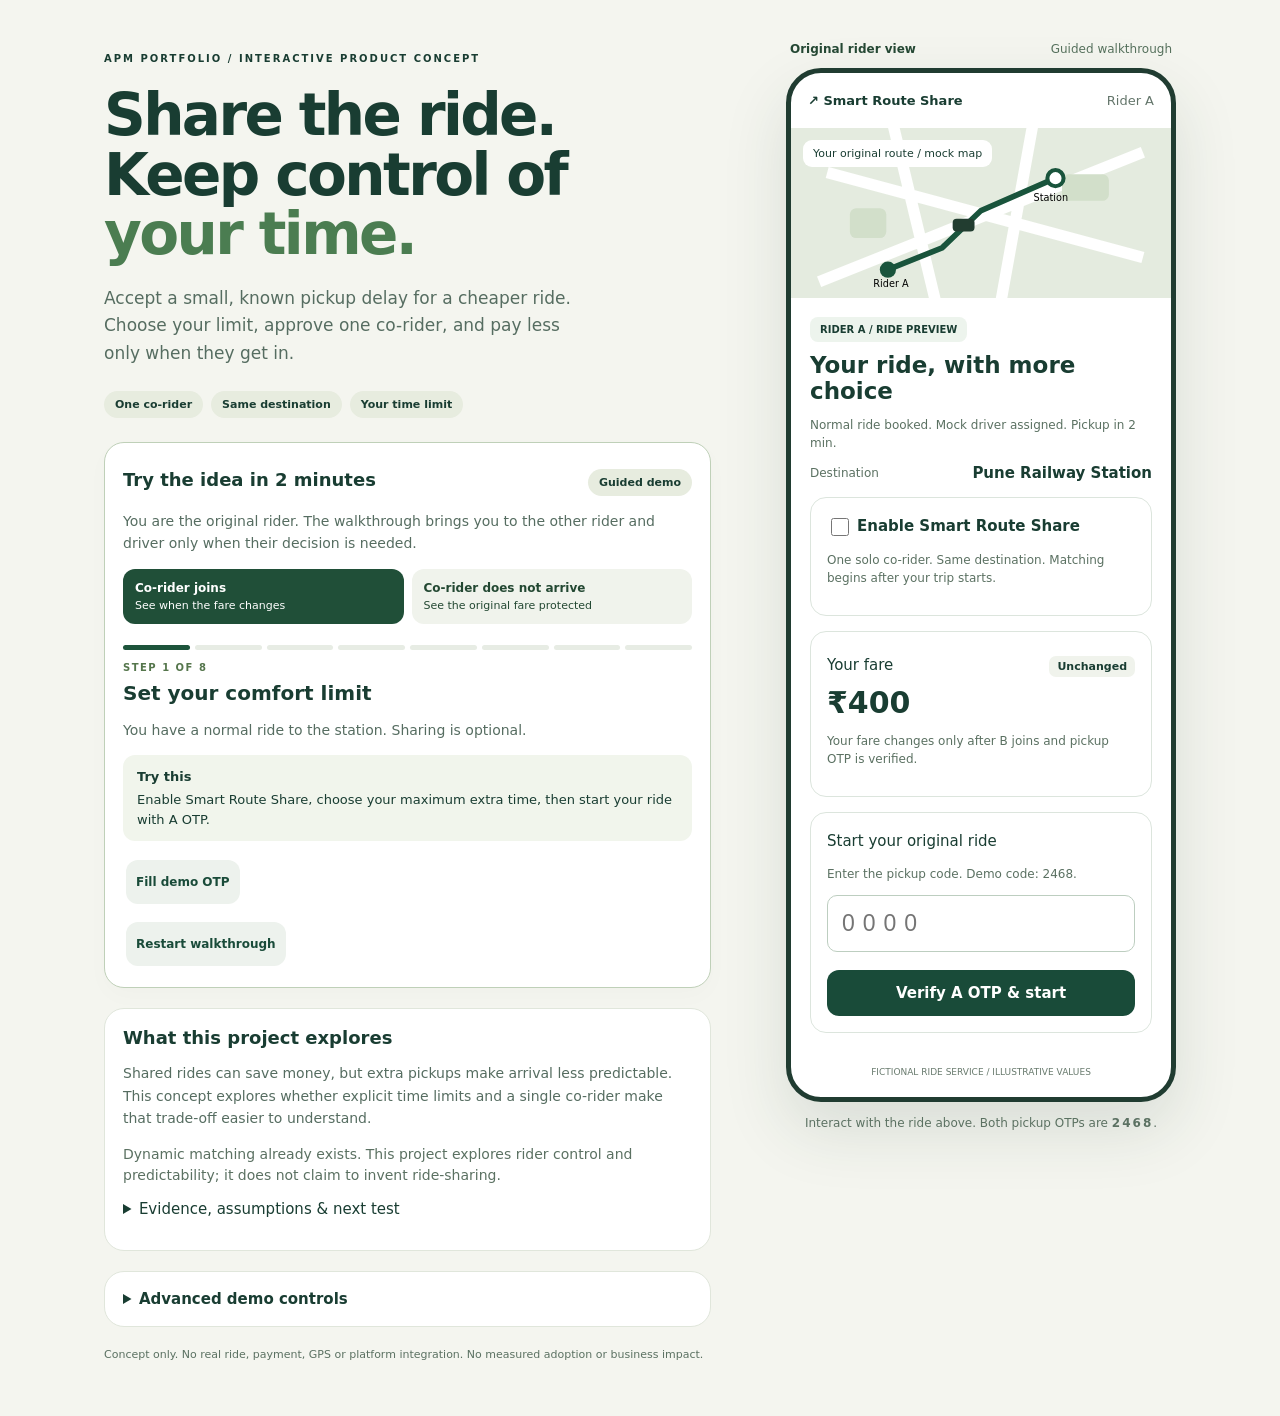
<file: projects/smart-route-share/index.html>
<!doctype html><html lang="en"><head><meta charset="utf-8"><meta name="viewport" content="width=device-width,initial-scale=1"><title>Smart Route Share | A clearer way to share</title><link rel="stylesheet" href="style.css"></head><body><main><aside><small>APM PORTFOLIO / INTERACTIVE PRODUCT CONCEPT</small><h1>Share the ride.<br>Keep control of<br><em>your time.</em></h1><p class="intro">Accept a small, known pickup delay for a cheaper ride. Choose your limit, approve one co-rider, and pay less only when they get in.</p><div class="principles"><span>One co-rider</span><span>Same destination</span><span>Your time limit</span></div><section class="panel walkthrough"><div class="row"><h2>Try the idea in 2 minutes</h2><span class="badge">Guided demo</span></div><p>You are the original rider. The walkthrough brings you to the other rider and driver only when their decision is needed.</p><div id="scenarios"></div><div class="progress" id="progress"></div><section id="guide" aria-live="polite"></section><button class="secondary" onclick="reset()">Restart walkthrough</button></section><section class="panel"><h2>What this project explores</h2><p>Shared rides can save money, but extra pickups make arrival less predictable. This concept explores whether explicit time limits and a single co-rider make that trade-off easier to understand.</p><p class="fine">Dynamic matching already exists. This project explores rider control and predictability; it does not claim to invent ride-sharing.</p><details><summary>Evidence, assumptions & next test</summary><p class="fine">Motivated by a family incident and secondary research. Formal discovery interviews and prototype usability testing have not been completed. All fares, routes and timings are examples. The next step is observing 3-5 people use this prototype.</p><p class="fine">Added time is a prediction, not a guarantee. Same-destination constraints may reduce match availability. Traffic changes, driver compensation and emergency procedures remain open questions.</p></details></section><details class="panel"><summary>Advanced demo controls</summary><p class="fine">Manual role selection, offer expiry and technical checks. These are outside the passenger experience.</p><div id="roles"></div><button onclick="enableGuide()">Return to guided mode</button><button onclick="checks()">Run logic checks</button><button class="secondary" onclick="act('expire')" id="expire">Simulate offer expiry</button><pre id="inspect"></pre><pre id="results" role="status"></pre></details><p class="fine disclaimer">Concept only. No real ride, payment, GPS or platform integration. No measured adoption or business impact.</p></aside><div class="demo-column"><div class="viewcaption" id="viewcaption"></div><article class="phone"><header><b>&#8599; Smart Route Share</b><span id="role"></span></header><div id="map"></div><div id="screen" aria-live="polite"></div><footer>FICTIONAL RIDE SERVICE / ILLUSTRATIVE VALUES</footer></article><p class="fine underphone">Interact with the ride above. Both pickup OTPs are <strong>2468</strong>.</p></div></main><script src="app.js"></script></body></html>
</file>
<file: projects/smart-route-share/style.css>
*{box-sizing:border-box}body{margin:0;background:#edf0e9;color:#193d32;font:15px system-ui,sans-serif}main{max-width:1000px;margin:auto;padding:42px 24px;display:grid;grid-template-columns:1fr 380px;gap:55px}aside{padding-top:30px}small{letter-spacing:2px;font-weight:bold;font-size:10px}h1{font-size:46px;letter-spacing:-2px;line-height:1.08}h2{font-size:23px;margin:10px 0}p{color:#566d61;line-height:1.6}.panel{border:1px solid #cbd6cb;border-radius:20px;padding:18px;margin:20px 0}.panel h2{font-size:17px}.panel p{font-size:13px}.phone{border:7px solid #203c31;background:white;border-radius:35px;overflow:hidden;box-shadow:0 25px 70px #193b3220}header{padding:20px 17px;display:flex;justify-content:space-between;font-size:13px}header span{color:#63756a}#screen{padding:20px}footer{padding:0 15px 20px;text-align:center;font-size:9px;color:#687a6d}.map{height:210px;background:#e4ebdf;position:relative}.map svg{width:100%;height:100%}.maplabel{position:absolute;top:12px;left:12px;border-radius:9px;padding:7px 10px;background:white;font-size:11px}.pill{display:inline-block;background:#edf4ed;border-radius:8px;padding:7px 10px;font-size:10px;font-weight:700}.card{border:1px solid #dce5dd;border-radius:16px;padding:16px;margin:15px 0}.row{display:flex;justify-content:space-between;gap:12px;margin:8px 0}.big{font-size:30px;font-weight:750}.fine{font-size:12px;line-height:1.5;color:#5b7162}.active{background:#e5f5e7;border-color:#90c095;animation:reveal .5s}.active .big{color:#1c6e3d}@keyframes reveal{from{transform:scale(.97);background:#bde9c1}to{transform:scale(1)}}button{font:inherit;font-weight:650;border:0;border-radius:12px;background:#194b39;color:white;padding:14px;min-height:46px;cursor:pointer}button.secondary{background:#edf2ed;color:#194b39}button:disabled{opacity:.5;cursor:default}.actions{display:grid;gap:9px;margin-top:18px}.choices{display:flex;gap:8px}.choices button{flex:1}.panel button{font-size:12px;padding:10px;margin:3px}.selected{outline:2px solid #d69837;outline-offset:2px}button:focus-visible,input:focus-visible{outline:3px solid #c18023;outline-offset:3px}input[type=text]{width:100%;padding:14px;letter-spacing:8px;font-size:23px;border:1px solid #bdcec0;border-radius:10px}input[type=checkbox]{width:18px;height:18px;vertical-align:middle;margin-right:8px}label{line-height:1.6}pre{font:11px ui-monospace,monospace;white-space:pre-wrap;line-height:1.7}.error{color:#a33326;font-size:12px}summary{cursor:pointer;margin:14px 0}@media(max-width:760px){main{display:flex;flex-direction:column;align-items:center;padding:20px 12px;gap:20px}aside{max-width:380px;padding:0}h1{font-size:34px}.phone{width:min(100%,380px)}}
body{background:#f4f5ef}main{max-width:1120px;grid-template-columns:minmax(0,1fr) 390px;gap:75px}aside{padding-top:6px}h1{font-size:58px;line-height:1.03;margin:20px 0;letter-spacing:-2.6px}h1 em{font-style:normal;color:#4b7d51}.intro{font-size:17px;max-width:470px}.principles{display:flex;flex-wrap:wrap;gap:8px;margin:24px 0}.principles span,.badge{background:#e7ecdf;border-radius:50px;padding:7px 11px;font-size:11px;font-weight:700}.panel{background:white;border-color:#e0e6db}.walkthrough{border-color:#bfd0b8;box-shadow:0 8px 25px #23412705}.panel h2{margin:0;font-size:18px}.badge{align-self:start;white-space:nowrap}.panel p{font-size:14px}.progress{display:flex;gap:5px;margin:21px 0 12px}.progress span{height:5px;background:#e7ece4;flex:1;border-radius:4px}.progress .done{background:#1d543b}.stepnumber{font-size:10px;letter-spacing:1.5px;font-weight:750;color:#55764c}.guide-title{margin:8px 0;font-size:20px}.guide-action{background:#f1f5ec;padding:12px 14px;border-radius:12px;font-size:13px;line-height:1.5;margin-bottom:16px}.guide-action strong{display:block;margin-bottom:4px}.scenario{display:flex;gap:8px}.scenario button{flex:1;text-align:left;background:#f0f3ec;color:#234832;font-weight:600;min-height:66px;padding:12px;margin:0}.scenario button[aria-pressed=true]{background:#204f38;color:white}.scenario small{display:block;letter-spacing:0;font-weight:400;font-size:11px;margin-top:4px}.demo-column{position:sticky;top:24px}.viewcaption{font-size:12px;margin:0 4px 12px;display:flex;justify-content:space-between;color:#55705c}.viewcaption strong{color:#254834}.map{height:170px}#screen{padding:19px}.phone{border-width:5px;box-shadow:0 28px 65px #203c3120}.underphone{text-align:center}.underphone strong{letter-spacing:2px}.panel button{min-height:44px}#guide .fine{margin-top:6px}.disclaimer{font-size:11px}.guide-tools{margin:12px 0}.guide-tools button{font-size:12px}details.panel summary{margin:0;font-weight:650}details.panel[open] summary{margin-bottom:14px}.farelabel{font-size:11px;font-weight:650;padding:4px 8px;border-radius:7px;background:#f0f3ec}.farelabel.confirmed{background:#c8e9cd}.card .big{font-variant-numeric:tabular-nums}
@media(max-width:760px){main{display:flex;gap:26px}h1{font-size:43px}.demo-column{position:static;width:min(100%,390px)}aside{max-width:390px}.phone{width:100%}.intro{font-size:16px}}@media(prefers-reduced-motion:reduce){*{animation:none!important;transition:none!important}}
</file>
